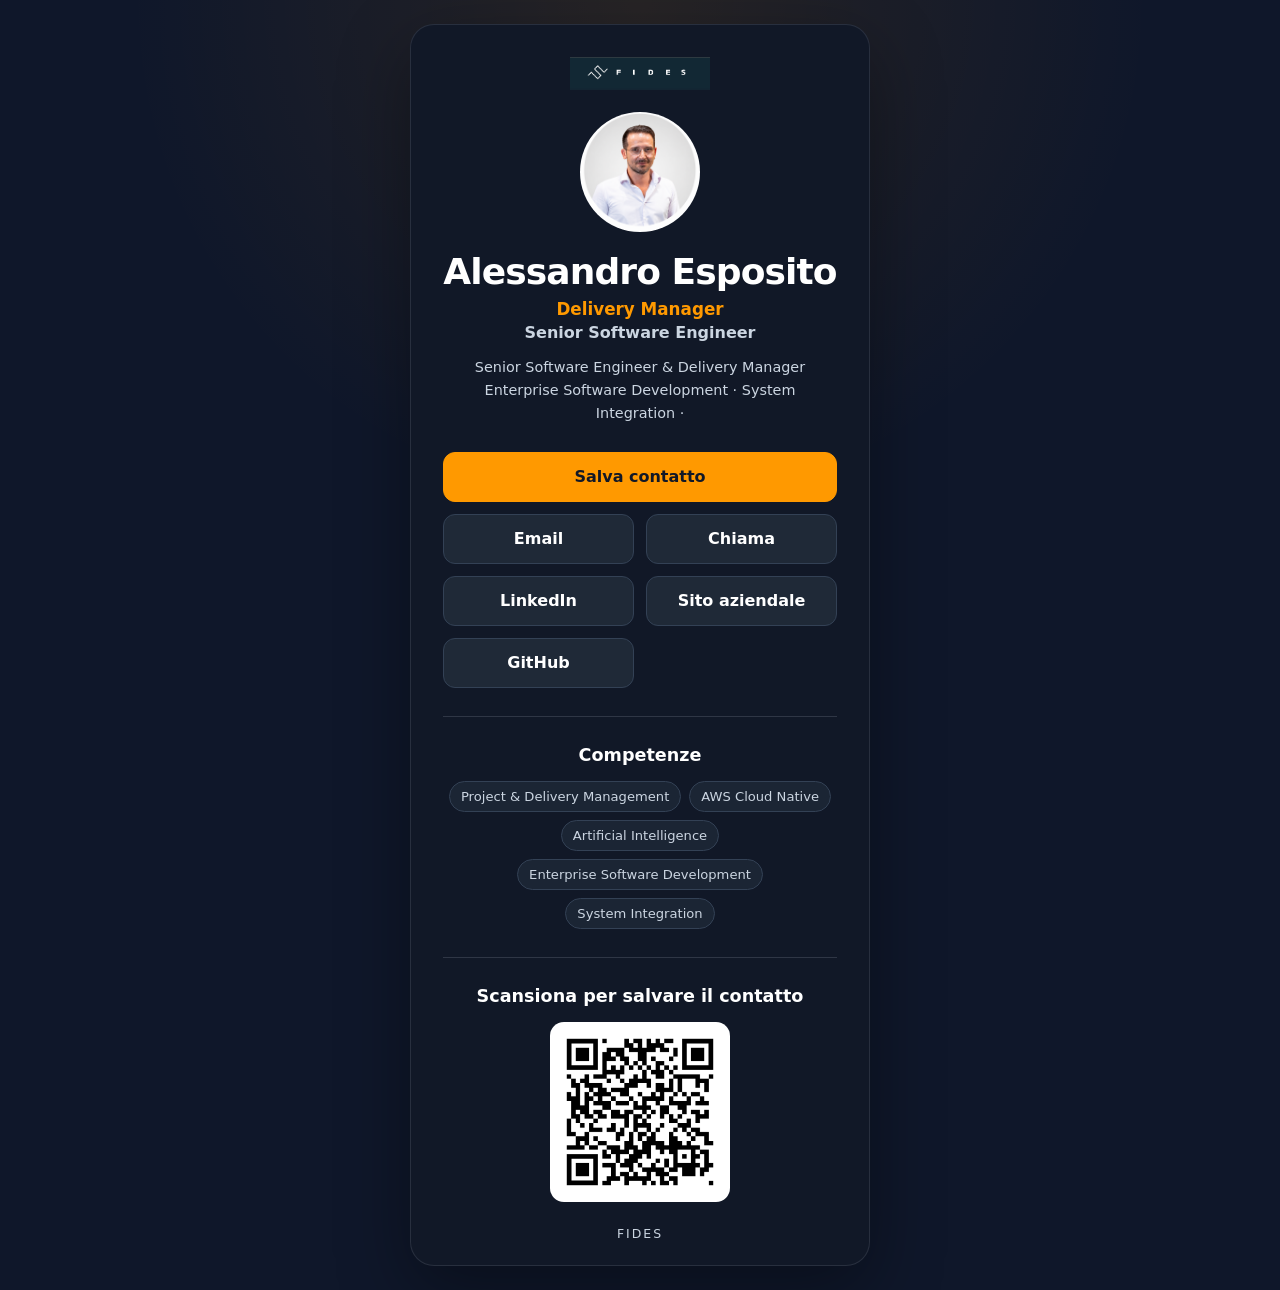
<file: index.html>
<!DOCTYPE html>
<html lang="it">
<head>
  <meta charset="UTF-8">
  <meta name="viewport" content="width=device-width, initial-scale=1.0">
  <meta name="description" content="Biglietto da visita digitale di Alessandro Esposito, Senior Software Engineer e Delivery Manager.">
  <meta name="theme-color" content="#0F172A">
  <title>Alessandro Esposito | Digital Business Card</title>
  <link rel="stylesheet" href="style.css">
</head>
<body>
  <main class="page">
    <article class="business-card" aria-labelledby="profile-name">
      <header class="profile">
        <img
          class="company-logo"
          src="assets/company-logo.png"
          alt="Logo FIDES"
          width="140"
          height="70"
        >

        <img
          class="profile-photo"
          src="assets/alessandro-esposito-profile.jpg"
          alt="Foto profilo di Alessandro Esposito"
          width="120"
          height="120"
        >

        <h1 id="profile-name">Alessandro Esposito</h1>
        <p class="primary-role">Delivery Manager</p>
        <p class="secondary-role">Senior Software Engineer</p>
        <p class="tagline">
          Senior Software Engineer &amp; Delivery Manager
          Enterprise Software Development · System Integration ·   
        </p>
      </header>

      <nav class="actions" aria-label="Contatti e collegamenti">
        <a class="button button-primary" href="alessandro-esposito.vcf" download>
          Salva contatto
        </a>
        <a class="button" href="mailto:alessandro.esposito@fides.it">
          Email
        </a>
        <a class="button" href="tel:+393454377205">
          Chiama
        </a>
        <a
          class="button"
          href="https://www.linkedin.com/in/alessandro-e-34529173"
          target="_blank"
          rel="noopener noreferrer"
        >
          LinkedIn
        </a>
        <a
          class="button"
          href="https://www.fidesgroup.com/it"
          target="_blank"
          rel="noopener noreferrer"
        >
          Sito aziendale
        </a>
        <a
          class="button"
          href="https://github.com/aespos"
          target="_blank"
          rel="noopener noreferrer"
        >
          GitHub
        </a>
      </nav>

      <section class="skills" aria-labelledby="skills-title">
        <h2 id="skills-title">Competenze</h2>
        <ul>
           <li>Project &amp; Delivery Management</li>
          <li>AWS Cloud Native</li>
          <li>Artificial Intelligence</li>
          <li>Enterprise Software Development</li>
          <li>System Integration</li>
        </ul>
      </section>

      <section class="qr-section" aria-labelledby="qr-title">
        <h2 id="qr-title">Scansiona per salvare il contatto</h2>
        <img
          class="qr-code"
          src="assets/alessandro-qr.png"
          alt="QR Code della pagina di Alessandro Esposito"
          width="180"
          height="180"
        >
      </section>

      <footer>
        <p>FIDES</p>
      </footer>
    </article>
  </main>
</body>
</html>
</file>
<file: style.css>
:root {
  color-scheme: dark;
  --background: #0f172a;
  --card-background: #111827;
  --primary-accent: #ff9900;
  --text: #ffffff;
  --secondary-text: #cbd5e1;
  --button-background: #1f2937;
  --border: #334155;
}

* {
  box-sizing: border-box;
}

html {
  font-family:
    Inter, ui-sans-serif, system-ui, -apple-system, BlinkMacSystemFont, "Segoe UI",
    sans-serif;
  background: var(--background);
}

body {
  min-width: 320px;
  min-height: 100vh;
  margin: 0;
  color: var(--text);
  background:
    radial-gradient(circle at top, rgb(255 153 0 / 10%), transparent 32rem),
    var(--background);
}

img {
  display: block;
  max-width: 100%;
}

.page {
  display: grid;
  min-height: 100vh;
  place-items: center;
  padding: 24px 16px;
}

.business-card {
  width: 100%;
  max-width: 460px;
  overflow: hidden;
  padding: 32px 20px 24px;
  text-align: center;
  background: var(--card-background);
  border: 1px solid rgb(203 213 225 / 12%);
  border-radius: 24px;
  box-shadow: 0 24px 70px rgb(0 0 0 / 35%);
}

.profile {
  display: flex;
  flex-direction: column;
  align-items: center;
}

.company-logo {
  width: auto;
  max-width: 140px;
  height: auto;
  max-height: 70px;
  margin-bottom: 22px;
  object-fit: contain;
}

.profile-photo {

  width: 120px;

  height: 120px;

  border-radius: 50%;

  object-fit: cover;

  display: block;

  margin: 0 auto 20px;

}

h1,
h2,
p {
  margin-top: 0;
}

h1 {
  margin-bottom: 8px;
  font-size: clamp(1.75rem, 8vw, 2.25rem);
  line-height: 1.1;
  letter-spacing: -0.025em;
}

.primary-role {
  margin-bottom: 4px;
  color: var(--primary-accent);
  font-size: 1.05rem;
  font-weight: 700;
}

.secondary-role {
  margin-bottom: 14px;
  color: var(--secondary-text);
  font-weight: 600;
}

.tagline {
  max-width: 380px;
  margin-bottom: 26px;
  color: var(--secondary-text);
  font-size: 0.9rem;
  line-height: 1.6;
}

.actions {
  display: grid;
  grid-template-columns: 1fr;
  gap: 12px;
}

.button {
  display: inline-flex;
  min-height: 50px;
  align-items: center;
  justify-content: center;
  padding: 12px 18px;
  color: var(--text);
  font-weight: 700;
  text-decoration: none;
  background: var(--button-background);
  border: 1px solid var(--border);
  border-radius: 12px;
  transition:
    color 160ms ease,
    background-color 160ms ease,
    border-color 160ms ease,
    transform 160ms ease;
}

.button-primary {
  color: #111827;
  background: var(--primary-accent);
  border-color: var(--primary-accent);
}

.button:hover {
  color: #111827;
  background: var(--primary-accent);
  border-color: var(--primary-accent);
  transform: translateY(-1px);
}

.button:focus-visible {
  outline: 3px solid var(--text);
  outline-offset: 3px;
}

.skills,
.qr-section {
  padding-top: 28px;
  margin-top: 28px;
  border-top: 1px solid rgb(203 213 225 / 16%);
}

h2 {
  margin-bottom: 16px;
  font-size: 1.1rem;
}

.skills ul {
  display: flex;
  flex-wrap: wrap;
  gap: 8px;
  justify-content: center;
  padding: 0;
  margin: 0;
  list-style: none;
}

.skills li {
  padding: 7px 11px;
  color: var(--secondary-text);
  font-size: 0.82rem;
  background: rgb(31 41 55 / 80%);
  border: 1px solid var(--border);
  border-radius: 999px;
}

.qr-code {
  width: 180px;
  height: 180px;
  padding: 8px;
  margin: 0 auto;
  object-fit: contain;
  background: #ffffff;
  border-radius: 14px;
}

footer {
  padding-top: 24px;
  color: var(--secondary-text);
  font-size: 0.78rem;
  letter-spacing: 0.16em;
}

footer p {
  margin-bottom: 0;
}

@media (min-width: 420px) {
  .business-card {
    padding-right: 32px;
    padding-left: 32px;
  }

  .actions {
    grid-template-columns: repeat(2, 1fr);
  }

  .button-primary {
    grid-column: 1 / -1;
  }
}

@media (prefers-reduced-motion: reduce) {
  .button {
    transition: none;
  }
}
</file>
